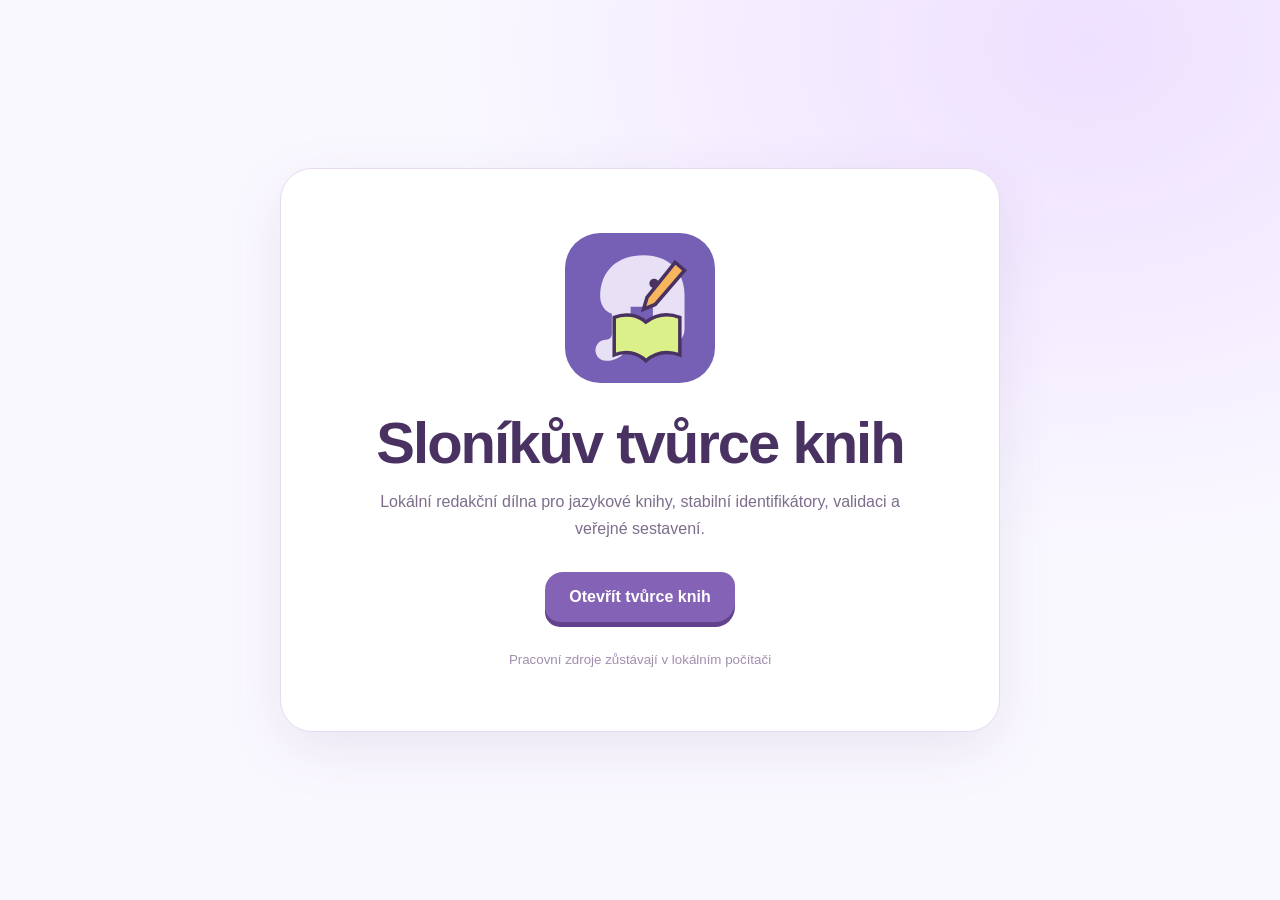
<file: index.html>
<!doctype html>
<html lang="cs"><head><meta charset="utf-8"><meta name="viewport" content="width=device-width,initial-scale=1"><meta name="theme-color" content="#7560b5"><meta name="description" content="Sloníkův tvůrce knih – lokální redakční aplikace."><title>Sloníkův tvůrce knih</title><link rel="icon" href="./app/icon.svg" type="image/svg+xml"><style>
:root{font-family:Segoe UI,Arial,sans-serif;color:#493262;background:#faf8ff}*{box-sizing:border-box}body{margin:0;min-height:100vh;display:grid;place-items:center;padding:24px;background:radial-gradient(ellipse at 85% 5%,#eee0ff,transparent 42%),#faf8ff}main{width:min(720px,100%);text-align:center;background:#fff;border:1px solid #e7dbef;border-radius:32px;padding:clamp(30px,7vw,64px);box-shadow:0 18px 60px #55387318}img{width:150px;height:150px}h1{font-size:clamp(36px,7vw,58px);letter-spacing:-2px;margin:22px 0 12px}p{color:#7d6d8b;line-height:1.7;margin:0 auto 30px;max-width:520px}a{display:inline-block;background:#8463b6;color:#fff;text-decoration:none;font-weight:700;padding:16px 24px;border-radius:18px 14px 20px 15px;box-shadow:0 5px 0 #62418d}small{display:block;color:#a18eae;margin-top:30px}
</style></head><body><main><img src="./app/icon.svg" alt="Sloník s knihou a tužkou"><h1>Sloníkův tvůrce knih</h1><p>Lokální redakční dílna pro jazykové knihy, stabilní identifikátory, validaci a veřejné sestavení.</p><a href="./app/">Otevřít tvůrce knih</a><small>Pracovní zdroje zůstávají v lokálním počítači</small></main></body></html>
</file>
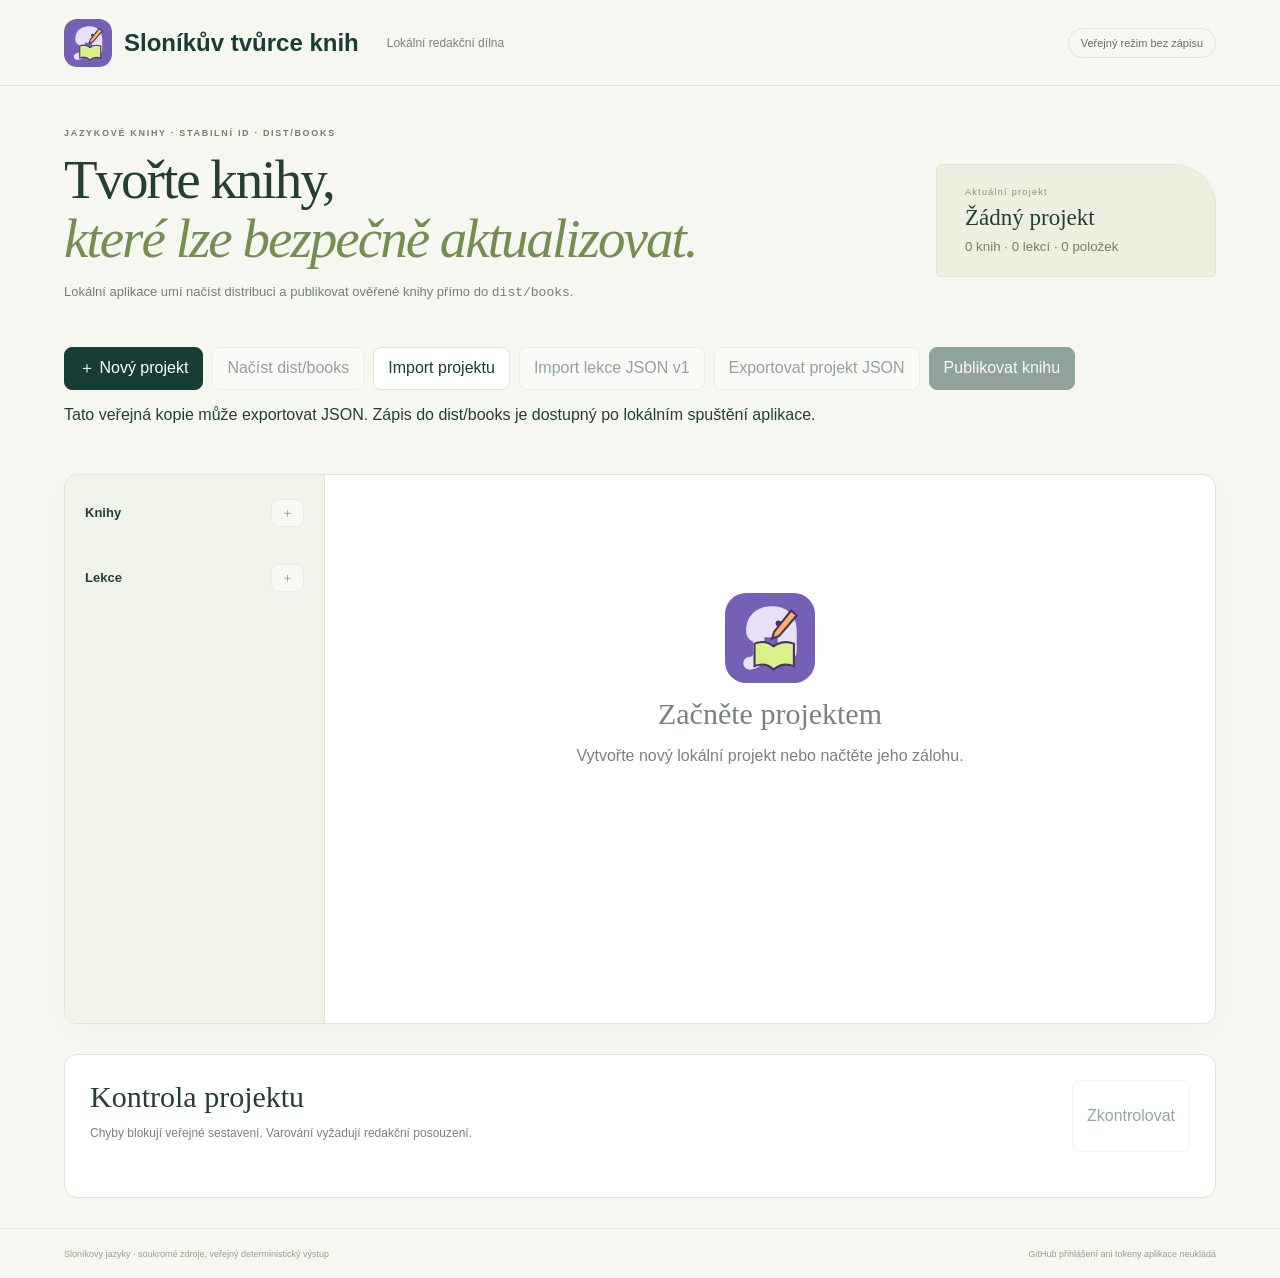
<file: app/index.html>
<!doctype html>
<html lang="cs"><head><meta charset="utf-8"><meta name="viewport" content="width=device-width,initial-scale=1"><meta name="theme-color" content="#7560b5"><meta name="description" content="Lokální redakční aplikace jazykových knih Sloníkovy jazyky."><title>Sloníkův tvůrce knih</title><link rel="manifest" href="./manifest.webmanifest"><link rel="icon" href="./icon.svg" type="image/svg+xml"><link rel="stylesheet" href="./style.css"></head>
<body><header><a class="brand" href="../"><img src="./icon.svg" alt="" width="48" height="48"><span>Sloníkův tvůrce knih</span></a><span class="header-note">Lokální redakční dílna</span><span id="connection" class="badge">Zjišťuji režim…</span></header>
<main><section class="intro"><div><p class="eyebrow">JAZYKOVÉ KNIHY · STABILNÍ ID · DIST/BOOKS</p><h1>Tvořte knihy,<br><em>které lze bezpečně aktualizovat.</em></h1><p>Lokální aplikace umí načíst distribuci a publikovat ověřené knihy přímo do <code>dist/books</code>.</p></div><div class="summary"><span>Aktuální projekt</span><strong id="project-name">Žádný projekt</strong><small id="counts">0 knih · 0 lekcí · 0 položek</small></div></section>
<section class="actions"><button id="new-project" class="primary">＋ Nový projekt</button><button id="load-dist">Načíst dist/books</button><button id="open-file">Import projektu</button><button id="import-lesson">Import lekce JSON v1</button><button id="export-project">Exportovat projekt JSON</button><button id="publish" class="primary">Publikovat knihu</button><input id="file" type="file" accept=".json" hidden></section>
<p id="mode-help" class="mode-help"></p>
<p id="status" role="status"></p>
<section class="workspace">
  <aside><div class="aside-heading"><strong>Knihy</strong><button id="add-book" title="Přidat knihu">＋</button></div><div id="books"></div><div class="aside-heading lessons-heading"><strong>Lekce</strong><button id="add-lesson" title="Přidat lekci">＋</button></div><div id="lessons"></div></aside>
  <section class="editor"><div id="welcome" class="empty"><img src="./icon.svg" alt="" width="90"><h2>Začněte projektem</h2><p>Vytvořte nový lokální projekt nebo načtěte jeho zálohu.</p></div>
    <div id="book-panel" hidden><div class="panel-title"><div><p class="eyebrow">KNIHA</p><h2 id="book-title"></h2></div><button id="delete-book" class="danger">Odstranit knihu</button></div><div class="grid fields"><label>Název<input id="book-name" maxlength="120"></label><label>Slug<input id="book-slug" pattern="[a-z0-9-]+"></label><label>Zdrojový jazyk<select id="source-language"><option value="en">Angličtina (en)</option><option value="de">Němčina (de)</option></select></label><label>Cílový jazyk<select id="target-language"><option value="cs">Čeština (cs)</option></select></label><label>Revize<input id="revision" type="number" min="1"></label><label>Datum vydání<input id="release-date" type="date"></label><label class="wide">Popis<textarea id="description" maxlength="4000"></textarea></label></div>
      <div class="license-heading"><h3>Licence a atribuce</h3><button id="add-license">＋ Přidat licenci</button></div><div id="licenses"></div>
    </div>
    <div id="lesson-panel" hidden><div class="panel-title"><div><p class="eyebrow">LEKCE</p><h2 id="lesson-title"></h2><code id="lesson-id"></code></div><div><button id="export-lesson">Export JSON v1</button><button id="delete-lesson" class="danger">Odstranit lekci</button></div></div><label class="lesson-name">Název lekce<input id="lesson-name" maxlength="120"></label><div class="table-wrap"><table><thead><tr><th>Výraz</th><th>Překlad</th><th>Výslovnost</th><th>Úroveň</th><th><span class="sr-only">Akce</span></th></tr></thead><tbody id="entries"></tbody></table></div><button id="add-entry">＋ Přidat položku</button></div>
  </section>
</section>
<section class="validation"><div><h2>Kontrola projektu</h2><p>Chyby blokují veřejné sestavení. Varování vyžadují redakční posouzení.</p></div><button id="validate">Zkontrolovat</button><div id="validation-result"></div></section></main>
<footer><span>Sloníkovy jazyky · soukromé zdroje, veřejný deterministický výstup</span><span>GitHub přihlášení ani tokeny aplikace neukládá</span></footer>
<dialog id="project-dialog"><form method="dialog"><div class="dialog-heading"><h2>Nový projekt</h2><button value="cancel" aria-label="Zavřít">×</button></div><label>Název projektu<input id="new-name" required maxlength="120" value="Moje jazykové knihy"></label><label>Adresář projektu<input id="new-directory" required pattern="[a-z0-9][a-z0-9-]{0,63}" value="moje-knihy"></label><div class="grid"><label>Zdrojový jazyk<select id="new-source"><option value="en">Angličtina</option><option value="de">Němčina</option></select></label><label>Cílový jazyk<select id="new-target"><option value="cs">Čeština</option></select></label></div><div class="dialog-actions"><button value="cancel">Zrušit</button><button id="create-project" value="default" class="primary">Vytvořit</button></div></form></dialog>
<script type="module" src="./app.js"></script></body></html>
</file>
<file: app/style.css>
:root{font-family:Segoe UI,Arial,sans-serif;color:#243e36;background:#f7f7f1;font-synthesis:none;--green:#183d35;--muted:#78837b;--line:#dfe4d9;--accent:#dcf08a;--violet:#7560b5;--danger:#a34c36}*{box-sizing:border-box}body{margin:0}button,input,select,textarea{font:inherit}button{cursor:pointer;border:1px solid var(--line);background:#fff;color:var(--green);border-radius:8px;padding:10px 14px}button:hover{background:#edf1e5}button:focus-visible,a:focus-visible,input:focus-visible,select:focus-visible,textarea:focus-visible{outline:3px solid #8caa47;outline-offset:2px}button:disabled{opacity:.45;cursor:default}.primary{background:var(--green);color:#fff;border-color:var(--green)}.danger{color:var(--danger)}header{height:86px;border-bottom:1px solid var(--line);display:flex;align-items:center;gap:28px;padding:0 5%}.brand{display:flex;align-items:center;gap:12px;text-decoration:none;color:var(--green);font-size:24px;font-weight:650}.brand img{border-radius:13px}.header-note{font-size:12px;color:var(--muted)}.badge{margin-left:auto;border:1px solid var(--line);border-radius:22px;padding:8px 12px;font-size:11px;color:#5f7163}main{max-width:1400px;margin:auto;padding:0 5%}.intro{display:flex;justify-content:space-between;align-items:center;padding:42px 0 34px;gap:30px}.eyebrow{font-size:9px;letter-spacing:1.7px;font-weight:650;color:#71806c;margin:0 0 12px}h1{font:400 clamp(36px,5vw,55px)/1.08 Georgia,serif;letter-spacing:-2px;margin:0 0 15px}h1 em{color:#748d51;font-weight:400}.intro p:not(.eyebrow){font-size:13px;color:#728075}.summary{background:#edf0e0;border:1px solid #e1e6cf;border-radius:5px 42px 5px 5px;padding:22px 28px;min-width:280px;display:flex;flex-direction:column;gap:8px}.summary span{font-size:9px;letter-spacing:1.3px;color:#82906a}.summary strong{font:23px Georgia,serif}.summary small{color:#748063}.actions{display:flex;flex-wrap:wrap;gap:9px;margin-bottom:12px}#status{min-height:22px;color:#657b54;font-size:12px}.workspace{display:grid;grid-template-columns:260px minmax(0,1fr);min-height:550px;border:1px solid var(--line);border-radius:13px;background:#fff;overflow:hidden;box-shadow:0 8px 28px #263d3208}aside{padding:20px 15px;background:#f0f3ea;border-right:1px solid var(--line)}.aside-heading{display:flex;align-items:center;justify-content:space-between;margin:4px 5px 12px;font-size:13px}.aside-heading button{padding:4px 9px}.lessons-heading{margin-top:25px}#books,#lessons{display:flex;flex-direction:column;gap:4px}aside .nav-item{border-color:transparent;background:transparent;text-align:left;display:flex;gap:8px;align-items:center;width:100%;font-size:12px;padding:10px}.nav-item.active{background:#dde7c7;font-weight:600}.nav-item small{margin-left:auto;color:#89967e}.editor{padding:28px;min-width:0}.empty{text-align:center;padding:90px 20px;color:var(--muted)}.empty h2,.panel-title h2,.validation h2{font:400 30px Georgia,serif;margin:10px 0}.panel-title{display:flex;justify-content:space-between;align-items:start;gap:15px;margin-bottom:24px}.panel-title>div:last-child{display:flex;gap:8px}.panel-title code{font-size:9px;color:#929c8c}.grid{display:grid;grid-template-columns:repeat(2,minmax(0,1fr));gap:14px}.fields{grid-template-columns:repeat(3,minmax(0,1fr))}.wide{grid-column:1/-1}label{display:flex;flex-direction:column;gap:6px;font-size:10px;color:#6f7f70}input,select,textarea{border:1px solid var(--line);border-radius:6px;background:#fff;padding:10px;color:#334c3e;min-width:0}textarea{min-height:75px;resize:vertical}.license-heading{display:flex;align-items:center;justify-content:space-between;margin-top:25px}.license-heading h3{font:400 21px Georgia,serif}.license-row{display:grid;grid-template-columns:1fr 1.2fr 2fr auto;gap:8px;margin:10px 0}.lesson-name{max-width:600px;margin-bottom:18px}.table-wrap{overflow:auto;margin:15px 0}table{width:100%;border-collapse:collapse;min-width:760px}th{font-size:9px;letter-spacing:1px;color:#929c8c;text-align:left;padding:10px 7px;background:#f7f9f3}td{border-bottom:1px solid #edf0e8;padding:7px}td input,td select{width:100%;font-size:12px}.validation{display:grid;grid-template-columns:1fr auto;gap:20px;margin:30px 0;padding:25px;border:1px solid var(--line);border-radius:13px;background:#fff}.validation h2{margin:0}.validation p{font-size:12px;color:var(--muted)}#validation-result{grid-column:1/-1;font-size:12px;line-height:1.7}.result-error{color:var(--danger)}.result-warning{color:#87691d}footer{display:flex;justify-content:space-between;border-top:1px solid var(--line);padding:20px 5%;font-size:9px;color:#96a08d}.sr-only{position:absolute;width:1px;height:1px;overflow:hidden;clip:rect(0,0,0,0)}dialog{width:min(600px,94vw);border:1px solid var(--line);border-radius:14px;padding:25px;color:var(--green)}dialog::backdrop{background:#183d3577}dialog form{display:flex;flex-direction:column;gap:15px}.dialog-heading{display:flex;justify-content:space-between;align-items:center}.dialog-heading h2{font:400 28px Georgia,serif;margin:0}.dialog-heading button{font-size:20px;padding:2px 10px}.dialog-actions{display:flex;justify-content:flex-end;gap:8px;margin-top:10px}@media(max-width:800px){.intro{padding:30px 0}.summary{display:none}.workspace{grid-template-columns:210px minmax(0,1fr)}.fields{grid-template-columns:1fr 1fr}.license-row{grid-template-columns:1fr 1fr auto}.license-row textarea{grid-column:1/3}.editor{padding:22px 16px}}@media(max-width:600px){header{height:72px;padding:0 4%}.brand{font-size:19px}.header-note{display:none}main{padding:0 4%}h1{font-size:40px}.workspace{display:block}aside{border-right:0;border-bottom:1px solid var(--line)}#books,#lessons{flex-direction:row;overflow:auto}.nav-item{min-width:150px}.fields,.grid{grid-template-columns:1fr}.wide{grid-column:auto}.panel-title{display:block}.panel-title>div:last-child{margin-top:15px;flex-wrap:wrap}.license-row{grid-template-columns:1fr}.license-row textarea{grid-column:auto}.validation{grid-template-columns:1fr}footer{gap:15px}.actions button{flex:1;min-width:140px}}
</file>
